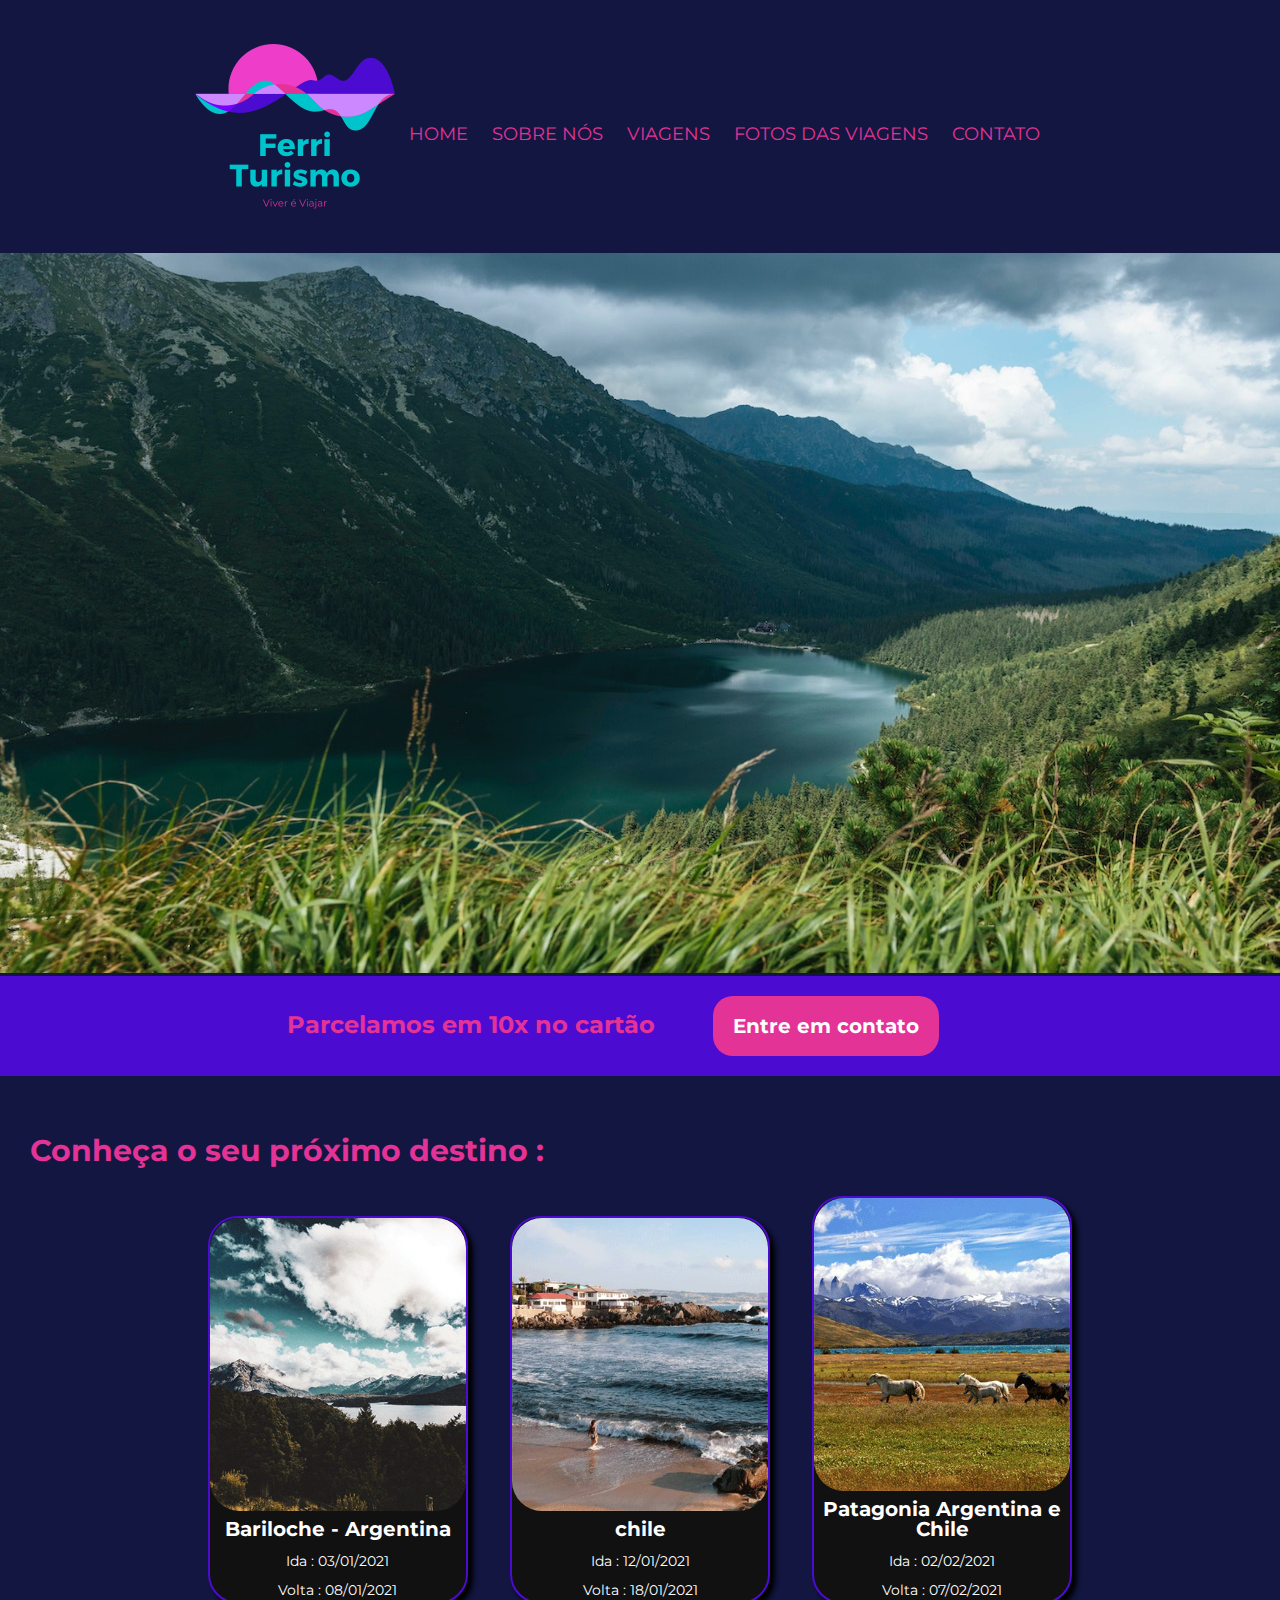
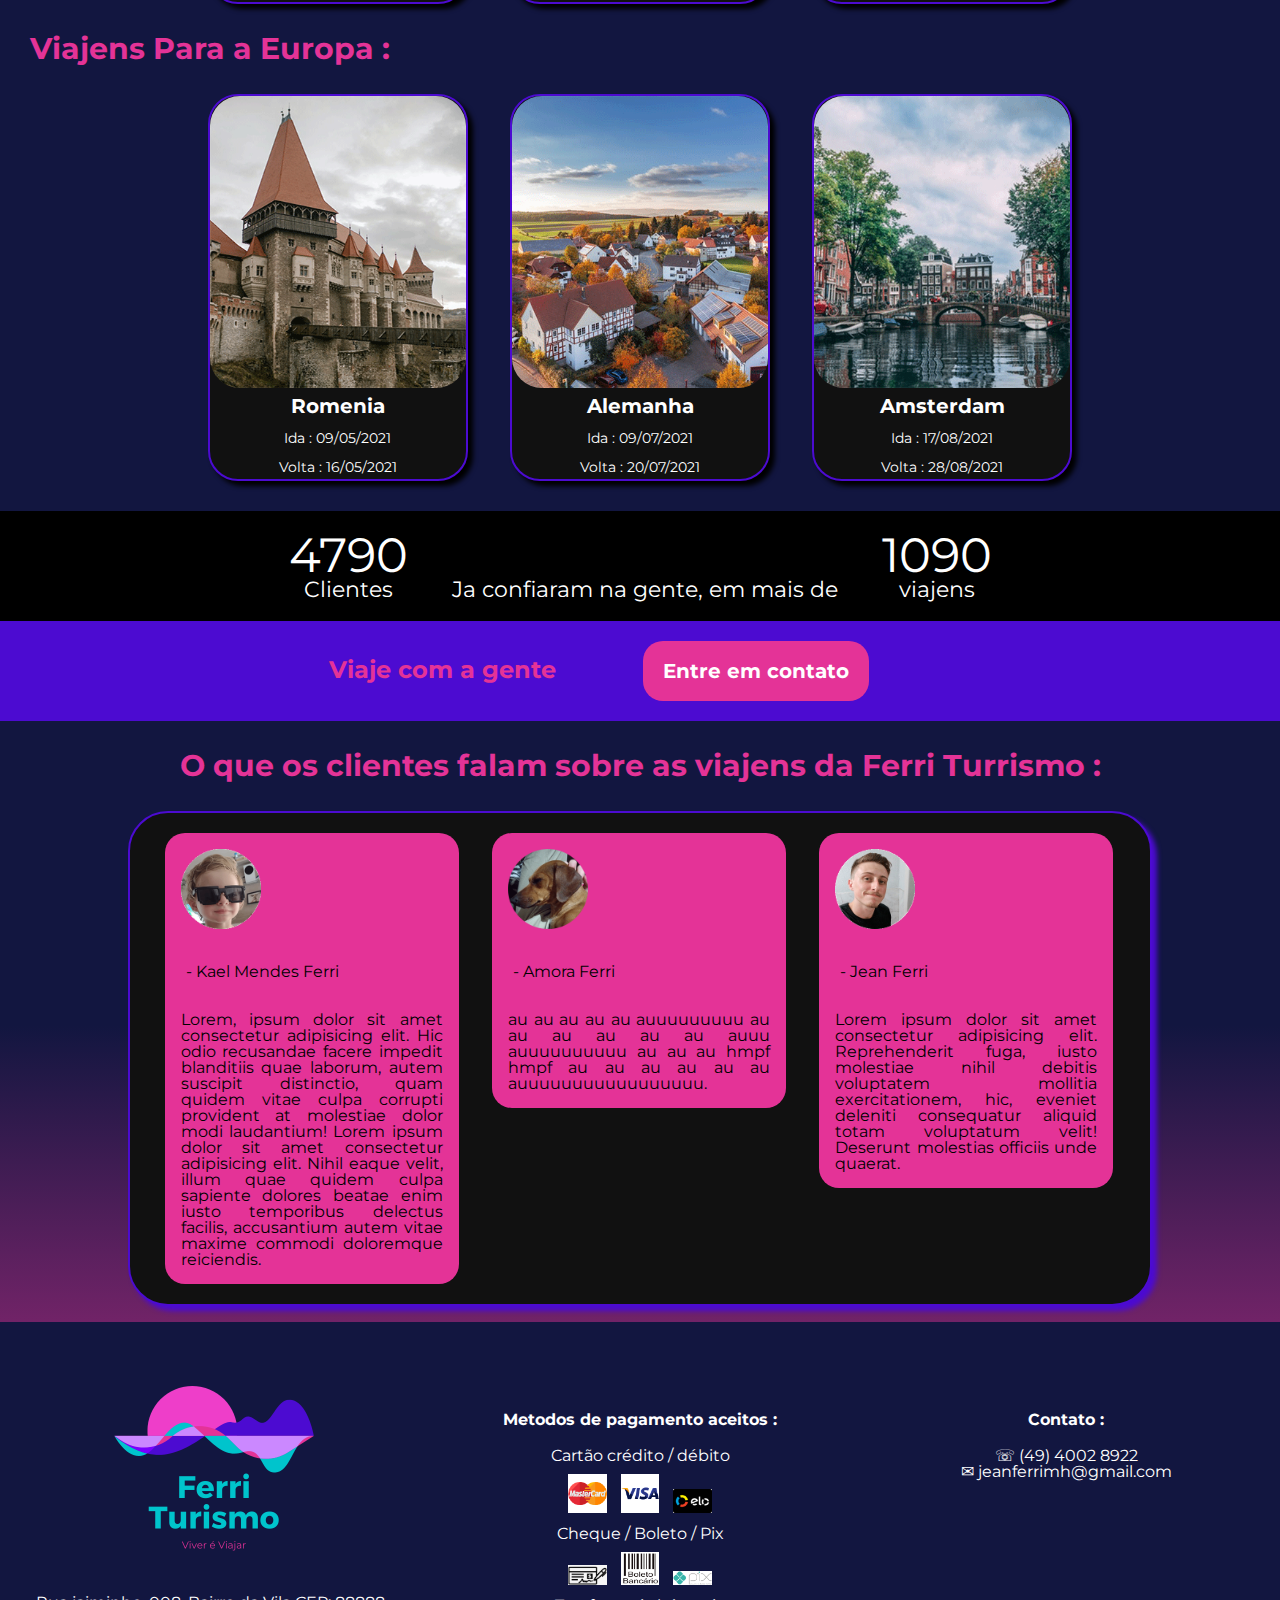
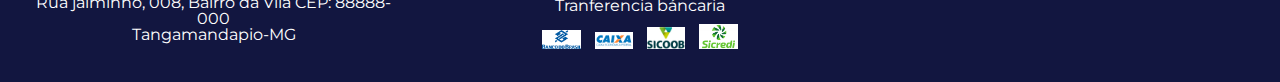
<file: index.html>
<!DOCTYPE html>
<html lang="en">
<head>
    <meta charset="UTF-8">
    <meta http-equiv="X-UA-Compatible" content="IE=edge">
    <meta name="viewport" content="width=device-width, initial-scale=1.0">
    <title>Home Ferri Turismo</title>
    <link rel="shortcut icon" href="Imagens/imagens concluidas/icone.ico" type="image/x-icon">
    <link rel="stylesheet" href="css/reset.css">
    <link rel="stylesheet" href="css/header.css">
    <link rel="stylesheet" href="css/style.css">
    <link rel="stylesheet" href="css/footer.css">
    <link rel="preconnect" href="https://fonts.googleapis.com">
    <link rel="preconnect" href="https://fonts.gstatic.com" crossorigin>
    <link href="https://fonts.googleapis.com/css2?family=Heebo&family=Montserrat&display=swap" rel="stylesheet">
</head>
<body>
<header>
    <div class="caixa-nav">
        <h1><img class="logo" src="Imagens/logo.png" alt="slogan Ferri turismo"></h1>
        
        <ul class="nav">
            <li><a href="home.html">home</a></li>
            <li><a href="sobre.html">sobre nós</a></li>
            <li><a href="viajens.html">viagens</a></li>
            <li><a href="fotosviajens.html">fotos das viagens</a></li>
            <li><a href="contato.html">contato</a></li>
    </div>
    </ul>

</header>

<main>

    <img class="banner" src="Imagens/imagens banner/frame (1).jpg" alt="imagem paisagem pinheiros e montanhas">

    <div class="caixa-entrecontato">
        <ul class="contato-principal">
            <li>
                <p>Parcelamos em 10x no cartão</p>
            </li>
            <li>
                <a class="botao-contato" href="contato.html">Entre em contato</a>
            </li>
        </ul>
    </div>

    <section class="caixa-destinos">
        <h2 class="titulos-principal">Conheça o seu próximo destino :</h2>
        
            <ul class="destinos-america">
                <li>
                    <img src="Imagens/imagens concluidas/bariloche_argentina-400px.png" alt=" imagem bariloche argentina" class="imagem-destino">
                    <h3 class="local">Bariloche - Argentina</h3>
                    <p class="ida">Ida : 03/01/2021</p>
                    <p class="volta">Volta : 08/01/2021</p>
                </li>
                <li>
                    <img src="Imagens/imagens concluidas/chile-400px.png" alt="Imagem praia no chile" class="imagem-destino">
                    <h3 class="local">chile</h3>
                    <p class="ida">Ida : 12/01/2021</p>
                    <p class="volta">Volta : 18/01/2021</p>
                </li>
                <li>
                    <img src="Imagens/imagens concluidas/patagonia-chilena-400px.png" alt=" imagem patagonia chilena" class="imagem-destino">
                    <h3 class="local">Patagonia Argentina e Chile</h3>
                    <p class="ida">Ida : 02/02/2021</p>
                    <p class="volta">Volta : 07/02/2021</p>
                </li>
            </ul>

            <h2 class="titulos-principal">Viajens Para a Europa :</h2>
            <ul class="destinos-europa">
                <li>
                    <img src="Imagens/imagens concluidas/romenia-400px.png" alt="Imagem castelo na Romenia" class="imagem-destino">
                    <h3 class="local">Romenia</h3>
                    <p class="ida">Ida : 09/05/2021</p>
                    <p class="volta">Volta : 16/05/2021</p>
                </li>
                <li>
                    <img src="Imagens/imagens concluidas/alemanha-400px.png" alt="Imagem cidade Alemã" class="imagem-destino">
                    <h3 class="local">Alemanha</h3>
                    <p class="ida">Ida : 09/07/2021</p>
                    <p class="volta">Volta : 20/07/2021</p>
                </li>
                <li>
                    <img src="Imagens/imagens concluidas/amsterdam-400px.png" alt="Imagem de amsterdam" class="imagem-destino">
                    <h3 class="local">Amsterdam</h3>
                    <p class="ida">Ida : 17/08/2021</p>
                    <p class="volta">Volta : 28/08/2021</p>
                </li>
            </ul>
        </div>
    </section>
    <section>
        <div class="caixa-infoviajem">
            <ul class="info-viajens">
                <li>
                    <p class="n-clientes">4790</p>
                    <p>Clientes</p>
                </li>
                <li>
                    <p>Ja confiaram na gente, em mais de</p>
                </li>
                <li>
                    <p class="n-viajem">1090</p>
                    <p>viajens</p>
                </li>
            </ul>
        </div>
        <div class="caixa-entrecontato">
            <ul class="contato-principal">
                <li>
                    <p>Viaje com a gente</p>
                </li>
                <li>
                    <a class="botao-contato" href="contato.html">Entre em contato</a>
                </li>
            </ul>
        </div>
    </section>

    <section>
        
        <h2 class="titulo-comentarios">O que os clientes falam sobre as viajens da <strong>Ferri Turrismo</strong> :</h2>

        <div class="caixa-comentarios">
            <ul class="comentarios-lista">
                <li>
                    <img class="img-cliente" src="Imagens/imagens concluidas/cliente01-200px.png" alt="imagem cliente">
                    <p class="nome-cliente">- Kael Mendes Ferri</p>
                    <p class="comentario-cliente">
                        Lorem, ipsum dolor sit amet consectetur adipisicing elit. Hic odio recusandae facere impedit blanditiis quae laborum, autem suscipit distinctio, quam quidem vitae culpa corrupti provident at molestiae dolor modi laudantium!
                            Lorem ipsum dolor sit amet consectetur adipisicing elit. Nihil eaque velit, illum quae quidem culpa sapiente dolores beatae enim iusto temporibus delectus facilis, accusantium autem vitae maxime commodi doloremque reiciendis.
                   
                    </p>
                </li>
                <li>
                    <img class="img-cliente" src="Imagens/imagens concluidas/cliente02-200px.png" alt="imagem cliente">
                    <p class="nome-cliente">- Amora Ferri</p>
                    <p class="comentario-cliente">au au au au au auuuuuuuuu au au au au au au auuu auuuuuuuuuu au au au hmpf hmpf au au au au au au auuuuuuuuuuuuuuuuu.</p>
                </li>
                <li>
                    <img  class="img-cliente" src="Imagens/imagens concluidas/cliente03-200px.png" alt="imagem cliente">
                    <p class="nome-cliente">- Jean Ferri</p>
                    <p class="comentario-cliente">Lorem ipsum dolor sit amet consectetur adipisicing elit. Reprehenderit fuga, iusto molestiae nihil debitis voluptatem mollitia exercitationem, hic, eveniet deleniti consequatur aliquid totam voluptatum velit! Deserunt molestias officiis unde quaerat.</p>
                </li>
            </ul>

        </div>
    </section>

</main>

<footer>
<ul class="lista-footer">
    <li class="item-listafooter">
  <img class="logo" src="Imagens/logo.png" alt="logo Ferri Turismo">
  <p>Rua jaiminho, 008, Bairro da Vila CEP: 88888-000</p>
  <p>Tangamandapio-MG</p>
    </li>
    <li class="item-listafooter">
        
        <ul class="lista-pagamentos">
            <h3>Metodos de pagamento aceitos :</h3>
            <li>
                <p>Cartão crédito / débito</p>
                    <img src="Imagens/imagens concluidas/mastercard.png" alt="cart'ao mastercard">
                    <img src="Imagens/imagens concluidas/visa.png" alt="cart'ao visa">
                    <img src="Imagens/imagens concluidas/elo.png" alt="cart'ao elo">
            </li>
            <li>
                <p>Cheque / Boleto / Pix</p>
                <img src="Imagens/imagens concluidas/cheque.png" alt="imagem cheque">
                <img src="Imagens/imagens concluidas/boleto.jpeg" alt="Boleto">
                <img src="Imagens/imagens concluidas/pix.png" alt="pix">

            </li>
            <li>
                <p>Tranferencia báncaria</p>
                <img src="Imagens/imagens concluidas/bb.png" alt="banco do brasil">
                <img src="Imagens/imagens concluidas/caixa.png" alt="caixa">
                <img src="Imagens/imagens concluidas/sicoob.jpg" alt="sicoob">
                <img src="Imagens/imagens concluidas/sicredi.png" alt="sicredi">
            </li>
        </ul>
    </li>
    <li class="item-listafooter">
        
        <ul class="lista-contatofooter">
            <li>
                <h3>Contato :</h3>
            </li>
            <li>
                <p>&#9743; (49) 4002 8922</p>
            </li>
            <li>
                <p>&#9993; jeanferrimh@gmail.com</p>
            </li>
        </ul>
    </li>

</ul>
</footer>
    <script src="banner.js"></script>
</body>
</html>
</file>
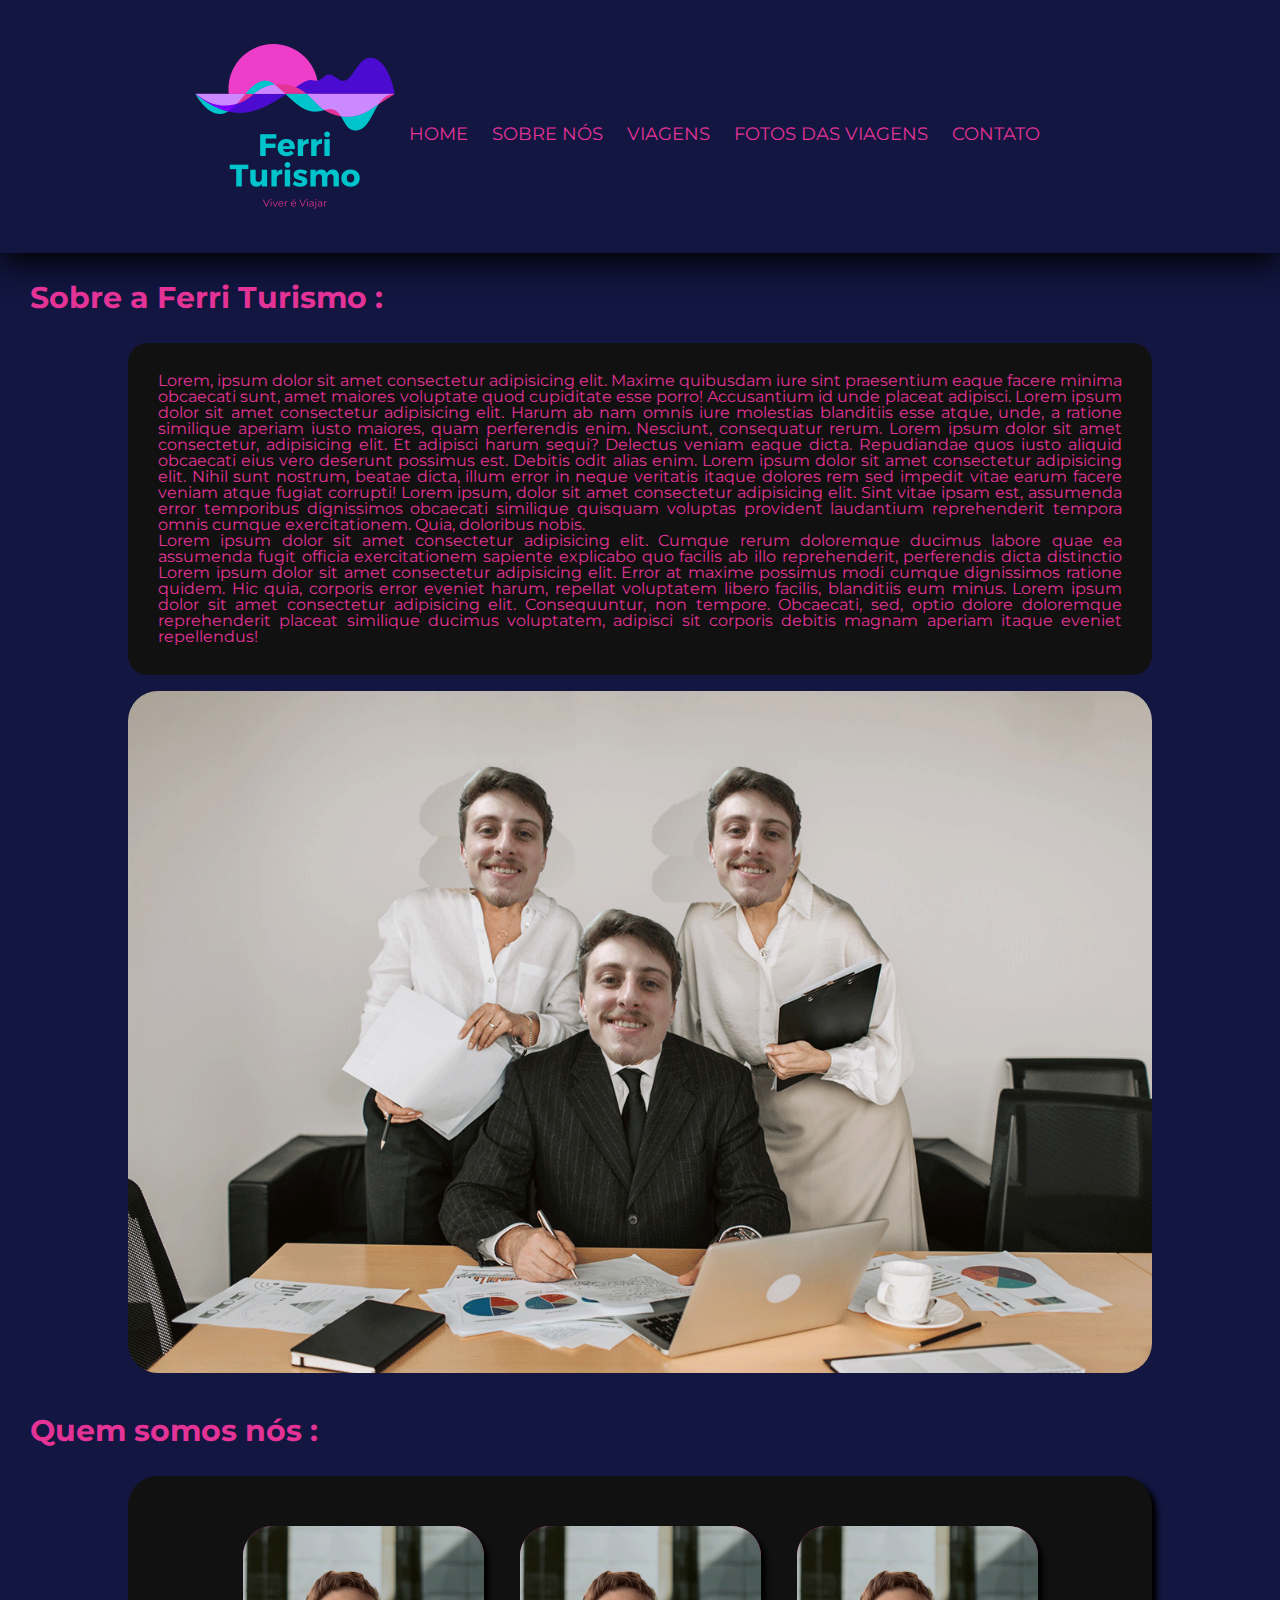
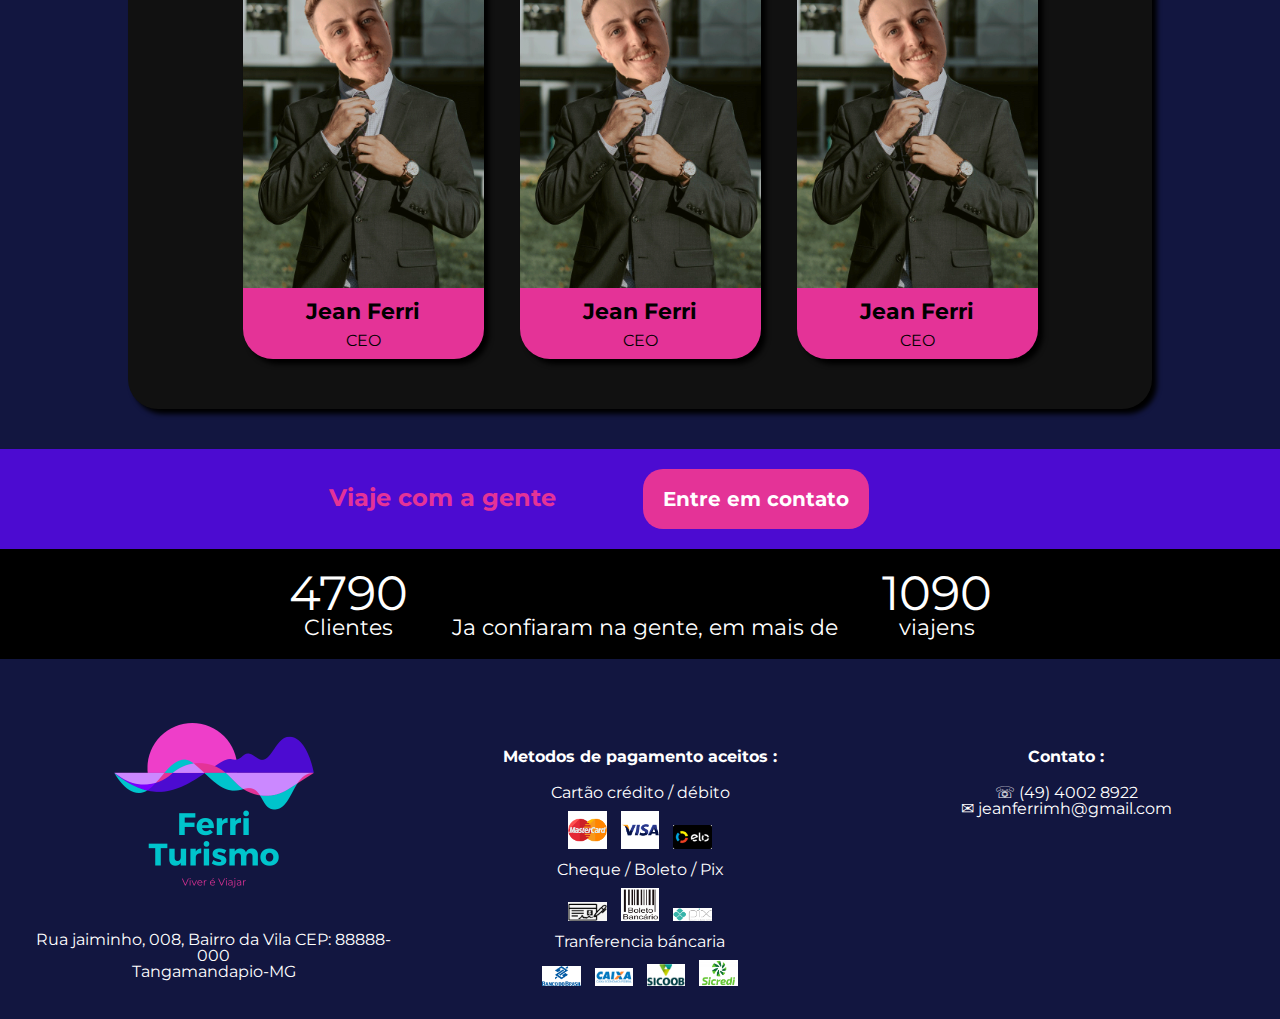
<file: sobre.html>
<!DOCTYPE html>
<html lang="en">
<head>
    <meta charset="UTF-8">
    <meta http-equiv="X-UA-Compatible" content="IE=edge">
    <meta name="viewport" content="width=device-width, initial-scale=1.0">
    <title>Sobre a Ferri Turismo</title>
    <link rel="shortcut icon" href="Imagens/imagens concluidas/icone.ico" type="image/x-icon">
    <link rel="stylesheet" href="css/reset.css">
    <link rel="stylesheet" href="css/header.css">
    <link rel="stylesheet" href="css/style.css">
    <link rel="stylesheet" href="css/footer.css">
    <link rel="preconnect" href="https://fonts.googleapis.com">
    <link rel="preconnect" href="https://fonts.gstatic.com" crossorigin>
    <link href="https://fonts.googleapis.com/css2?family=Heebo&family=Montserrat&display=swap" rel="stylesheet">
</head>
<body>
    <header>
        <div class="caixa-nav">
            <h1><img class="logo" src="Imagens/logo.png" alt="slogan Ferri turismo"></h1>
            
            <ul class="nav">
                <li><a href="home.html">home</a></li>
                <li><a href="sobre.html">sobre nós</a></li>
                <li><a href="viajens.html">viagens</a></li>
                <li><a href="fotosviajens.html">fotos das viagens</a></li>
                <li><a href="contato.html">contato</a></li>
        </div>
        </ul>
    
    </header>

    <main>
        <section>
            <h2 class="titulos-principal">Sobre a Ferri Turismo :</h2>

            <div class="paragrafos-sobre">
                <p>   Lorem, ipsum dolor sit amet consectetur adipisicing elit. Maxime quibusdam iure sint praesentium eaque facere minima obcaecati sunt, amet maiores voluptate quod cupiditate esse porro! Accusantium id unde placeat adipisci.
                    Lorem ipsum dolor sit amet consectetur adipisicing elit. Harum ab nam omnis iure molestias blanditiis esse atque, unde, a ratione similique aperiam iusto maiores, quam perferendis enim. Nesciunt, consequatur rerum.
                    Lorem ipsum dolor sit amet consectetur, adipisicing elit. Et adipisci harum sequi? Delectus veniam eaque dicta. Repudiandae quos iusto aliquid obcaecati eius vero deserunt possimus est. Debitis odit alias enim.
                    Lorem ipsum dolor sit amet consectetur adipisicing elit. Nihil sunt nostrum, beatae dicta, illum error in neque veritatis itaque dolores rem sed impedit vitae earum facere veniam atque fugiat corrupti!
                    Lorem ipsum, dolor sit amet consectetur adipisicing elit. Sint vitae ipsam est, assumenda error temporibus dignissimos obcaecati similique quisquam voluptas provident laudantium reprehenderit tempora omnis cumque exercitationem. Quia, doloribus nobis.
                </p>
                <p>   Lorem ipsum dolor sit amet consectetur adipisicing elit. Cumque rerum doloremque ducimus labore quae ea assumenda fugit officia exercitationem sapiente explicabo quo facilis ab illo reprehenderit, perferendis dicta distinctio
                    Lorem ipsum dolor sit amet consectetur adipisicing elit. Error at maxime possimus modi cumque dignissimos ratione quidem. Hic quia, corporis error eveniet harum, repellat voluptatem libero facilis, blanditiis eum minus.
                    Lorem ipsum dolor sit amet consectetur adipisicing elit. Consequuntur, non tempore. Obcaecati, sed, optio dolore doloremque reprehenderit placeat similique ducimus voluptatem, adipisci sit corporis debitis magnam aperiam itaque eveniet repellendus!
                </p>
            </div>
            <img class="img-equipe" src="Imagens/imagens concluidas/equipe.png" alt="imagem da equipe">

            <div class="caixa-equipe">
                <h2 class="titulos-principal">Quem somos nós :</h2>
                <ul class="lista-equipe">
                    <li>
                        <img src="Imagens/imagens concluidas/eu.png" alt="minha imagem">
                        <p class="nome-equipe"> Jean Ferri</p>
                        <p> CEO </p>
                    </li>
                    <li>
                        <img src="Imagens/imagens concluidas/eu.png" alt="minha imagem">
                        <p class="nome-equipe"> Jean Ferri</p>
                        <p> CEO </p>
                    </li>
                    <li>
                        <img src="Imagens/imagens concluidas/eu.png" alt="minha imagem">
                        <p class="nome-equipe"> Jean Ferri</p>
                        <p> CEO </p>
                    </li>
                </ul>
            </div>
            <div class="caixa-entrecontato">
                <ul class="contato-principal">
                    <li>
                        <p>Viaje com a gente</p>
                    </li>
                    <li>
                        <a class="botao-contato" href="contato.html">Entre em contato</a>
                    </li>
                </ul>
            </div>
            <div class="caixa-infoviajem">
                <ul class="info-viajens">
                    <li>
                        <p class="n-clientes">4790</p>
                        <p>Clientes</p>
                    </li>
                    <li>
                        <p>Ja confiaram na gente, em mais de</p>
                    </li>
                    <li>
                        <p class="n-viajem">1090</p>
                        <p>viajens</p>
                    </li>
                </ul>
            </div>
        </section>
    </main>

    <footer>
        <ul class="lista-footer">
            <li class="item-listafooter">
          <img class="logo" src="Imagens/logo.png" alt="logo Ferri Turismo">
          <p>Rua jaiminho, 008, Bairro da Vila CEP: 88888-000</p>
          <p>Tangamandapio-MG</p>
            </li>
            <li class="item-listafooter">
                
                <ul class="lista-pagamentos">
                    <h3>Metodos de pagamento aceitos :</h3>
                    <li>
                        <p>Cartão crédito / débito</p>
                            <img src="Imagens/imagens concluidas/mastercard.png" alt="cart'ao mastercard">
                            <img src="Imagens/imagens concluidas/visa.png" alt="cart'ao visa">
                            <img src="Imagens/imagens concluidas/elo.png" alt="cart'ao elo">
                    </li>
                    <li>
                        <p>Cheque / Boleto / Pix</p>
                        <img src="Imagens/imagens concluidas/cheque.png" alt="imagem cheque">
                        <img src="Imagens/imagens concluidas/boleto.jpeg" alt="Boleto">
                        <img src="Imagens/imagens concluidas/pix.png" alt="pix">
        
                    </li>
                    <li>
                        <p>Tranferencia báncaria</p>
                        <img src="Imagens/imagens concluidas/bb.png" alt="banco do brasil">
                        <img src="Imagens/imagens concluidas/caixa.png" alt="caixa">
                        <img src="Imagens/imagens concluidas/sicoob.jpg" alt="sicoob">
                        <img src="Imagens/imagens concluidas/sicredi.png" alt="sicredi">
                    </li>
                </ul>
            </li>
            <li class="item-listafooter">
                
                <ul class="lista-contatofooter">
                    <li>
                        <h3>Contato :</h3>
                    </li>
                    <li>
                        <p>&#9743; (49) 4002 8922</p>
                    </li>
                    <li>
                        <p>&#9993; jeanferrimh@gmail.com</p>
                    </li>
                </ul>
            </li>
        
        </ul>
    </footer>
    
</body>
</html>
</file>
<file: css/header.css>
.logo{
    width: 250px;
}
.caixa-nav{
    width: 940px;
    position: relative;
    margin: 0 auto;
    
}
.nav{
    position: absolute;
    right: 60px;
    top: 125px;
}

.nav li{
    display: inline-block;
    margin: 0 10px;
    
}
.nav a:hover{
    color:#00c4cc;
}

.nav a {
    text-transform: uppercase;
    font-size: 18px;
    color: #e43397;
    text-decoration: none;
}

header{
    background-color: #121640;
    box-shadow: 0 10px 30px black;
}
</file>
<file: css/style.css>
body{
    font-family: 'Heebo', sans-serif;
    font-family: 'Montserrat', sans-serif;
    background:linear-gradient(#121640 80%, #e43397)
}

/* estilo pagina home */

.banner{
    height: 80vh;
    width: 100%;
    
    margin: 0;
}

.caixa-entrecontato{
    text-align: center;
    background-color: #4c0bd1;
    width: auto;
    margin: 0 auto;
    padding: 20px 0;
}

.contato-principal li{
    display: inline-block;
    position: relative;
    padding: 0 10% 0 0;
}


.caixa-entrecontato p{
    color:#e43397 ;
    font-size: 24px;
    margin: 0 0 0 20%;
    font-weight: bold;
    width: 100%;
}
.botao-contato{
    background-color: #e43397 ;
    display: inline-block;
    padding: 20px;
    text-decoration: none;
    color: white;
    font-size: 20px;
    border-radius: 20px;
    font-weight: bold;
} 
.botao-contato:hover{
    transform: scale(1.1);
    box-shadow: 5px 5px 5px black;
}

.titulos-principal{
    font-size: 30px;
    font-weight: bold;
    margin: 1em 30px;
    color: #e43397;
}


.destinos-america, .destinos-europa{
    text-align: center;
    width: auto;
    
}

 .destinos-america li, .destinos-europa li{
     width: 20%;
     display: inline-block;
     border:2px solid #4c0bd1;
     margin: 0 1.5%;
     border-radius: 30px;
     background-color: white;
     box-shadow: 5px 5px 5px black;
     background-color: #111111;
     color: white;

 }

 .destinos-america li:hover{
    transform: scale(1.05);
    border-color: #00c4cc;
 }
 .destinos-europa li:hover{
     transform: scale(1.1);
     border-color: #00c4cc;
     

 }

 .imagem-destino{
     width: 100%;
     border-radius: 30px;
}
.destinos-america p, .destinos-europa p{
        font-size: 14px;
        padding: 5px;
        margin: 5px 0 0 0;
    }

.local{
    font-size: 20px;
    padding: 5px;
    font-weight: bold;
    

}

.caixa-destinos{
    padding: 30px 0;
}

.caixa-infoviajem{
    background-color: black;
    text-align: center;
}
.caixa-infoviajem li{
    color: white;
    display: inline-block;
    padding: 20px;
    font-size: 22px;
}

.n-viajem, .n-clientes{
    font-size: 48px;
} 
.caixa-comentarios{
    width: auto;
    background-color: #111111 ;
    border-radius: 40px;
    border: 2px #4c0bd1 solid;
    box-shadow: 5px 5px 5px #4c0bd1 ;
    padding: 20px;
    margin: 1em 10%;
}

.titulo-comentarios{
    font-size: 30px;
    font-weight: bold;
    margin: 1em 30px;
    color: #e43397;
    text-align: center;
}
.img-cliente{
    width: 80px;
    padding: 1em;
}
.comentarios-lista{
    align-items: center;
    display: inline;
}
.comentarios-lista li{
    display: inline-block;
    margin: 0 1.5%;
    width: 30% ;
    vertical-align: top;
    background-color: #e43397;
    border-radius: 20px;
    text-align: justify;
     
}
    .nome-cliente{
        color: black;
        padding: 1em;
        margin: 0 5px;
    }

    .comentario-cliente{
        padding: 1em;
    }

    /*estilo pagina sobre nos */


    .paragrafos-sobre{
        width: auto;
        margin: 1em 10%;
        background-color: #111111;
        padding: 30px;
        color: #e43397;
        text-align: justify;
        border-radius: 20px;
    }

    .img-equipe{
        width: 80%;
        margin: 0 10%;
        border-radius: 30px;
    }

    .lista-equipe{
        background-color: #111111;
        width: auto;
        margin: 0 10%;
        padding: 30px;
        text-align: center;
        border-radius: 30px;
        box-shadow: 5px 5px 5px black;
    }
.caixa-equipe{
    margin: 40px 0;
}
    .lista-equipe li{
        width: 25% ;
        background-color: #e43397;
        color: black;
        display: inline-block;
        margin: 20px 1.66%;
        border-radius: 30px;
        box-shadow: 5px 5px 5px black;
        
    }

    .lista-equipe p{
        margin: 10px 0;
    }

    .lista-equipe img{
        width: 100%;
        border-radius: 30px 30px 0 0;
    }
    
    .nome-equipe{
        font-size: 22px;
        font-weight: bold;
    }
</file>
<file: css/footer.css>
footer{
    background-color: #121640;
}

.lista-footer{
    text-align: center;
}
.item-listafooter{
    display: inline-block;
    margin: 20px 1.5%;
    width: 30%;
    vertical-align: top;
    color: white;
    
}

.lista-pagamentos, .lista-contatofooter{
    margin-top: 50px ;
}

.lista-pagamentos h3{
    padding: 20px 0;
    font-weight: bold;

    
}
.lista-contatofooter h3{
    padding: 20px 0;
    font-weight: bold;
}

.lista-pagamentos img{
    background-color: white;
    width: 10%;
    margin: 10px 5px;
}
</file>
